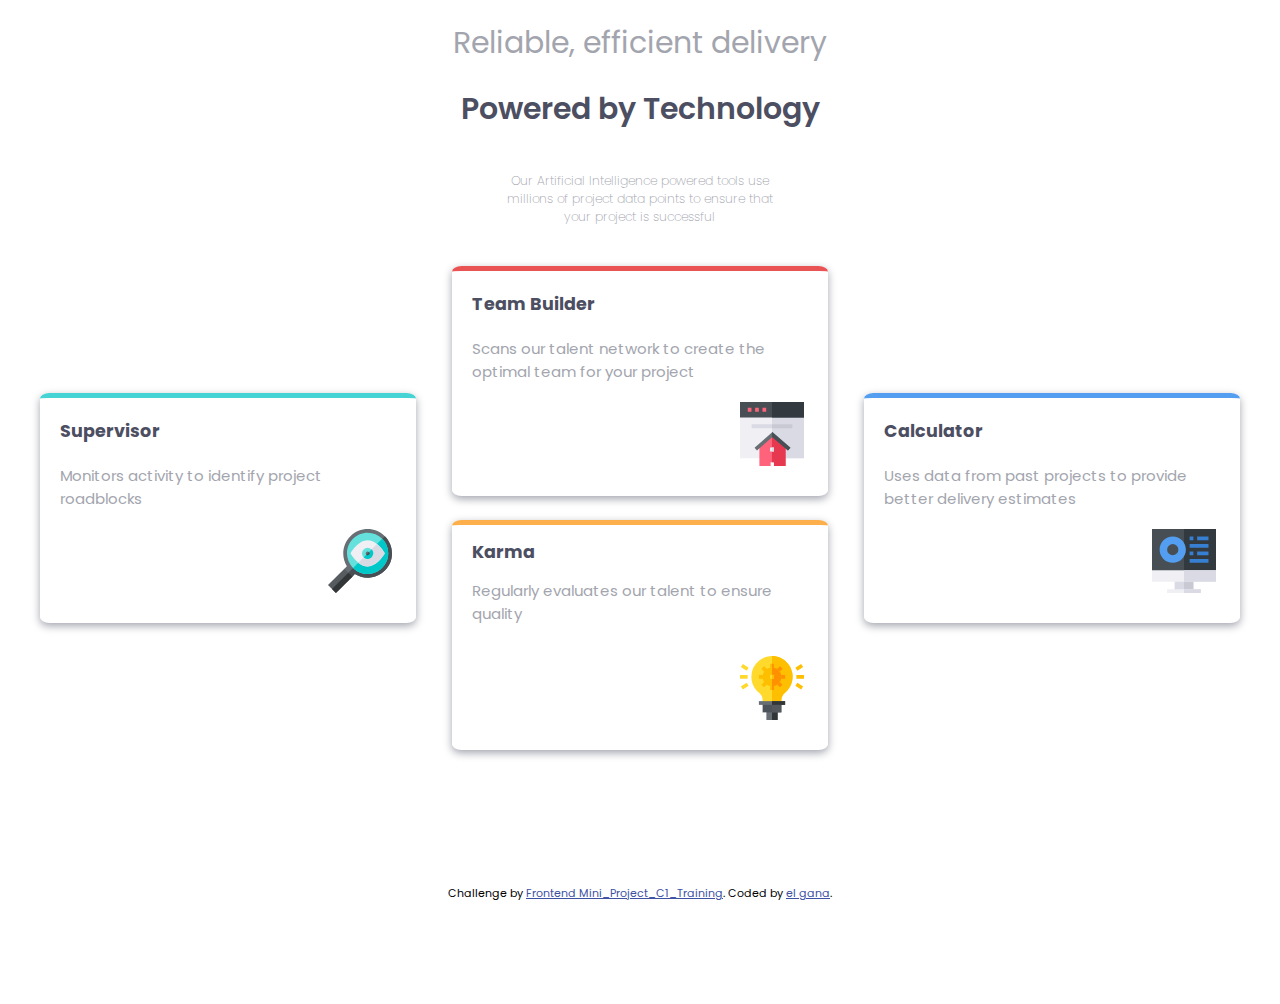
<file: index.html>
<!DOCTYPE html>
<html lang="en">

<head>
  <meta charset="UTF-8">
  <meta name="viewport" content="width=device-width, initial-scale=1.0">
  <!-- displays site properly based on user's device -->
  <link rel="stylesheet" href="Code_Starter_1/style.css">
  <link href="https://fonts.googleapis.com/css?family=Poppins&display=swap" rel="stylesheet">

  <link rel="icon" type="image/png" sizes="32x32" href="./images/favicon-32x32.png">

  <title>Four card feature section</title>

  <!-- Feel free to remove these styles or customise in your own stylesheet 👍 -->
  <style>
    .attribution {
      font-size: 11px;
      text-align: center;
    }

    .attribution a {
      color: hsl(228, 45%, 44%);
    }

    .attribution {
      position: relative;
      top: 100px;
    }
  </style>
</head>

<body>

  <h1 class="heading-1">Reliable, efficient delivery</h1>
  <h1 class="heading-2">Powered by Technology</h1>

  <h5 class="heading-5">Our Artificial Intelligence powered tools use millions of project data points
    to ensure that your project is successful</h5>

  <div class="wrapper">
    <div class="div-1 div">
      <h3 class="heading-3-1">Supervisor</h3>
      <div class="div-1-1">
        <p class="paragraph-1">Monitors activity to identify project roadblocks</p>
      </div>
      <div class="div-1-2">
        <img class="img-1" src="images/icon-supervisor.svg" alt="supervisor">
      </div>
    </div>

    <div class="div-2 div">
      <h3 class="heading-3-2">Team Builder</h3>
      <div class="div-2-1">
        <p class="paragraph-2">Scans our talent network to create the optimal team for your project</p>
      </div>
      <div class="div-2-2">
        <img class="img-2" src="images/icon-team-builder.svg" alt="team-builder">
      </div>
    </div>

    <div class="div-3 div">
      <h3 class="heading-3-3">Karma</h3>
      <div class="div-3-1">
        <p class="paragraph-3">Regularly evaluates our talent to ensure quality</p>
      </div>
      <div class="div-3-2">
        <img class="img-3" src="images/icon-karma.svg" alt="karma">
      </div>
    </div>

    <div class="div-4 div">
      <h3 class="heading-3-4">Calculator</h3>
      <div class="div-4-1">
        <p class="paragraph-4">Uses data from past projects to provide better delivery estimates</p>
      </div>
      <div class="div-4-2">
        <img class="img-4" src="images/icon-calculator.svg" alt="calculator">
      </div>
    </div>

    <footer class="footer">
      <p class="attribution">
        Challenge by <a href="https://github.com/youssefbm/Mini_Project_C1_Training" target="_blank">Frontend
          Mini_Project_C1_Training</a>.
        Coded by <a href=https://www.facebook.com/hblack.abdo>el gana</a>. </p> </footer> </div> </body> </html>
</file>
<file: Code_Starter_1/style.css>
body {
    font-size: 15px;
    font-family: "Poppins", sans-serif;
    box-sizing: border-box;
    max-height: 100vh;
    min-width: 500px;
}

h1 {
    text-align: center;
}

/************************CLASS SELECTORS******************/

.heading-1 {
    color: hsl(229, 6%, 66%);
    font-weight: 400;
}

.heading-2 {
    font-weight: 600;
    color: hsl(234, 12%, 34%);
    margin: 0;
}

.heading-5 {
    font-weight: 200;
    text-align: center;
    width: 22%;
    color: hsl(229, 6%, 66%);
    margin: 2.5rem auto 2.5rem auto;
}

.img {
    width: 100%;
    padding: 20px;
}

/**********FOOTER*********/

.footer {
    grid-row: 3;
    grid-column: 2 / 3;
}

/********** WRAPPER ************/

.wrapper {
    grid-gap: 1.5rem;
    display: grid;
    grid-template-rows: 1fr 1fr 1fr;
    grid-template-columns: 1fr 25rem 1fr;
}

/********CONTAINER 1***********/

.div-1 {
    border-style: solid;
    border-top-color: hsl(180, 62%, 55%);
    border-top-width: thick;
    border-left: 0;
    border-bottom: 0;
    border-right: 0;
    -moz-box-shadow: 0 3px 8px hsl(229, 6%, 66%);
    -webkit-box-shadow: 0 3px 8px hsl(229, 6%, 66%);
    box-shadow: 0 3px 8px hsl(229, 6%, 66%);
    border-radius: 2.5%;
    display: grid;
    grid-template-rows: 1fr 1fr 1fr;
    grid-auto-flow: row;
    width: 23.5rem;
    height: 25vh;
    justify-self: end;
    align-self: center;
    grid-row: 1 / 3;
}

.div-1-1 {
    grid-column-start: 1;
    grid-column-end: 2;
    padding-left: 20px;
    justify-self: start;
}

.div-1-2 {
    justify-self: end;
    padding-right: 1.5rem;
    padding-bottom: 1.5rem;
}

.heading-3-1 {
    color: hsl(234, 12%, 34%);
    margin: 0;
    padding-left: 20px;
    align-self: center;
}

.paragraph-1 {
    color: hsl(229, 6%, 66%);
    width: 80%;
    margin: 0;
}

/************CONTAINER-2************/

.div-2 {
    border-style: solid;
    border-top-color: hsl(0, 78%, 62%);
    border-top-width: thick;
    border-left: 0;
    border-right: 0;
    border-bottom: 0;
    border-radius: 2.5%;
    -moz-box-shadow: 0 3px 8px hsl(229, 6%, 66%);
    -webkit-box-shadow: 0 3px 8px hsl(229, 6%, 66%);
    box-shadow: 0 3px 8px hsl(229, 6%, 66%);
    display: grid;
    grid-template-rows: 1fr 1fr 1fr;
    grid-auto-flow: row;
    width: 23.5rem;
    height: 25vh;
    justify-self: center;
    align-self: center;
    grid-row: 1;
    grid-column: 2 / 3;
}

.div-2-1 {
    grid-column-start: 1;
    grid-column-end: 2;
    padding-left: 20px;
    justify-self: start;
}

.div-2-2 {
    justify-self: end;
    padding-right: 1.5rem;
    padding-bottom: 1.5rem;
}

.heading-3-2 {
    color: hsl(234, 12%, 34%);
    margin: 0;
    align-self: center;
    padding-left: 20px;
}

.paragraph-2 {
    color: hsl(229, 6%, 66%);
    width: 85%;
    margin: 0;
}

/*****************CONTAINER-3*****************/

.div-3 {
    border-style: solid;
    border-top-color: hsl(34, 97%, 64%);
    border-top-width: thick;
    border-left: 0;
    border-bottom: 0;
    border-right: 0;
    border-radius: 2.5%;
    -moz-box-shadow: 0 3px 8px hsl(229, 6%, 66%);
    -webkit-box-shadow: 0 3px 8px hsl(229, 6%, 66%);
    box-shadow: 0 3px 8px hsl(229, 6%, 66%);
    display: grid;
    grid-template-rows: 1fr 1fr 1fr;
    grid-auto-flow: row;
    width: 23.5rem;
    height: 25vh;
    justify-self: center;
    align-self: center;
    grid-row: 2;
    grid-column: 2 / 3;
}

.div-3-1 {
    grid-column-start: 1;
    grid-column-end: 2;
    padding-left: 20px;
    justify-self: start;
}

.div-3-2 {
    justify-self: end;
    padding-top: 1.5rem;
    padding-right: 1.5rem;
    padding-bottom: 1.5rem;
}

.heading-3-3 {
    color: hsl(234, 12%, 34%);
    margin: 0;
    align-self: center;
    padding-left: 20px;
}

.paragraph-3 {
    color: hsl(229, 6%, 66%);
    margin: 0;
    width: 85%;
}

/******************CONTAINER-4*******************/

.div-4 {
    border-style: solid;
    border-top-color: hsl(212, 86%, 64%);
    border-top-width: thick;
    border-left: 0;
    border-bottom: 0;
    border-right: 0;
    border-radius: 2.5%;
    -moz-box-shadow: 0 3px 8px hsl(229, 6%, 66%);
    -webkit-box-shadow: 0 3px 8px hsl(229, 6%, 66%);
    box-shadow: 0 3px 8px hsl(229, 6%, 66%);
    display: grid;
    grid-template-rows: 1fr 1fr 1fr;
    width: 23.5rem;
    height: 25vh;
    justify-self: start;
    align-self: center;
    grid-row: 1 / 3;
}

.div-4-1 {
    grid-column-start: 1;
    grid-column-end: 2;
    justify-self: start;
    padding-left: 20px;
}

.div-4-2 {
    justify-self: end;
    padding-right: 1.5rem;
    padding-bottom: 1.5rem;
}

.heading-3-4 {
    color: hsl(234, 12%, 34%);
    margin: 0;
    align-self: center;
    padding-left: 20px;
}

.paragraph-4 {
    color: hsl(229, 6%, 66%);
    width: 90%;
    margin: 0;
}

/*************************************************************/

@media screen and (max-width: 1250px) {
    .wrapper {
        display: flex;
        flex-direction: column;
    }

    .heading-5 {
        font-weight: 200;
        text-align: center;
        width: 80%;
        color: hsl(229, 6%, 66%);
        margin: 2.5rem auto 2.5rem auto;
    }

    .div-1 {
        margin-bottom: 20px;
    }

    .div-2 {
        margin-bottom: 20px;
    }

    .div-3 {
        margin-bottom: 20px;
    }
}
</file>
